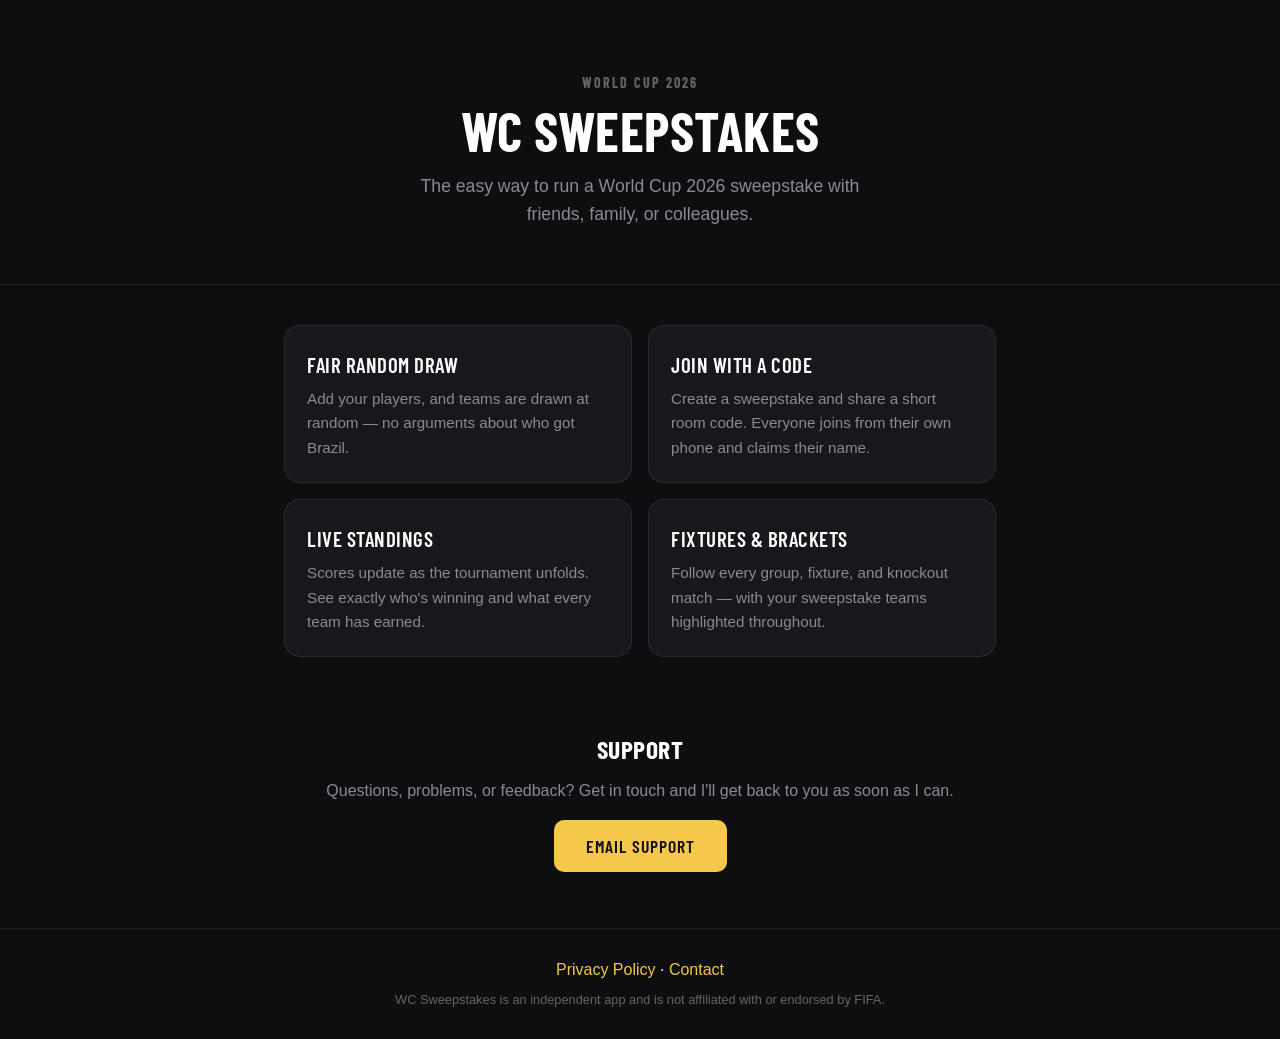
<file: index.html>
<!DOCTYPE html>
<html lang="en">
<head>
  <meta charset="UTF-8">
  <meta name="viewport" content="width=device-width, initial-scale=1.0">
  <title>WC Sweepstakes — World Cup 2026 Sweepstake App</title>
  <meta name="description" content="Run a World Cup 2026 sweepstake with friends, family, or colleagues. Random team draws, live standings, and automatic scoring.">
  <link rel="preconnect" href="https://fonts.googleapis.com">
  <link rel="preconnect" href="https://fonts.gstatic.com" crossorigin>
  <link href="https://fonts.googleapis.com/css2?family=Barlow+Condensed:wght@400;500;600;700&display=swap" rel="stylesheet">
  <link rel="stylesheet" href="style.css">
</head>
<body>
  <header class="hero">
    <div class="container">
      <p class="eyebrow">World Cup 2026</p>
      <h1>WC Sweepstakes</h1>
      <p class="tagline">The easy way to run a World Cup 2026 sweepstake with friends, family, or colleagues.</p>
    </div>
  </header>

  <main class="container">
    <section class="features">
      <div class="feature">
        <h3>Fair Random Draw</h3>
        <p>Add your players, and teams are drawn at random — no arguments about who got Brazil.</p>
      </div>
      <div class="feature">
        <h3>Join With a Code</h3>
        <p>Create a sweepstake and share a short room code. Everyone joins from their own phone and claims their name.</p>
      </div>
      <div class="feature">
        <h3>Live Standings</h3>
        <p>Scores update as the tournament unfolds. See exactly who's winning and what every team has earned.</p>
      </div>
      <div class="feature">
        <h3>Fixtures &amp; Brackets</h3>
        <p>Follow every group, fixture, and knockout match — with your sweepstake teams highlighted throughout.</p>
      </div>
    </section>

    <section class="support" id="support">
      <h2>Support</h2>
      <p>Questions, problems, or feedback? Get in touch and I'll get back to you as soon as I can.</p>
      <p><a class="button" href="mailto:alirobertson93@gmail.com?subject=WC%20Sweepstakes%20Support">Email Support</a></p>
    </section>
  </main>

  <footer>
    <div class="container">
      <p><a href="privacy.html">Privacy Policy</a> · <a href="mailto:alirobertson93@gmail.com">Contact</a></p>
      <p class="fine">WC Sweepstakes is an independent app and is not affiliated with or endorsed by FIFA.</p>
    </div>
  </footer>
</body>
</html>
</file>
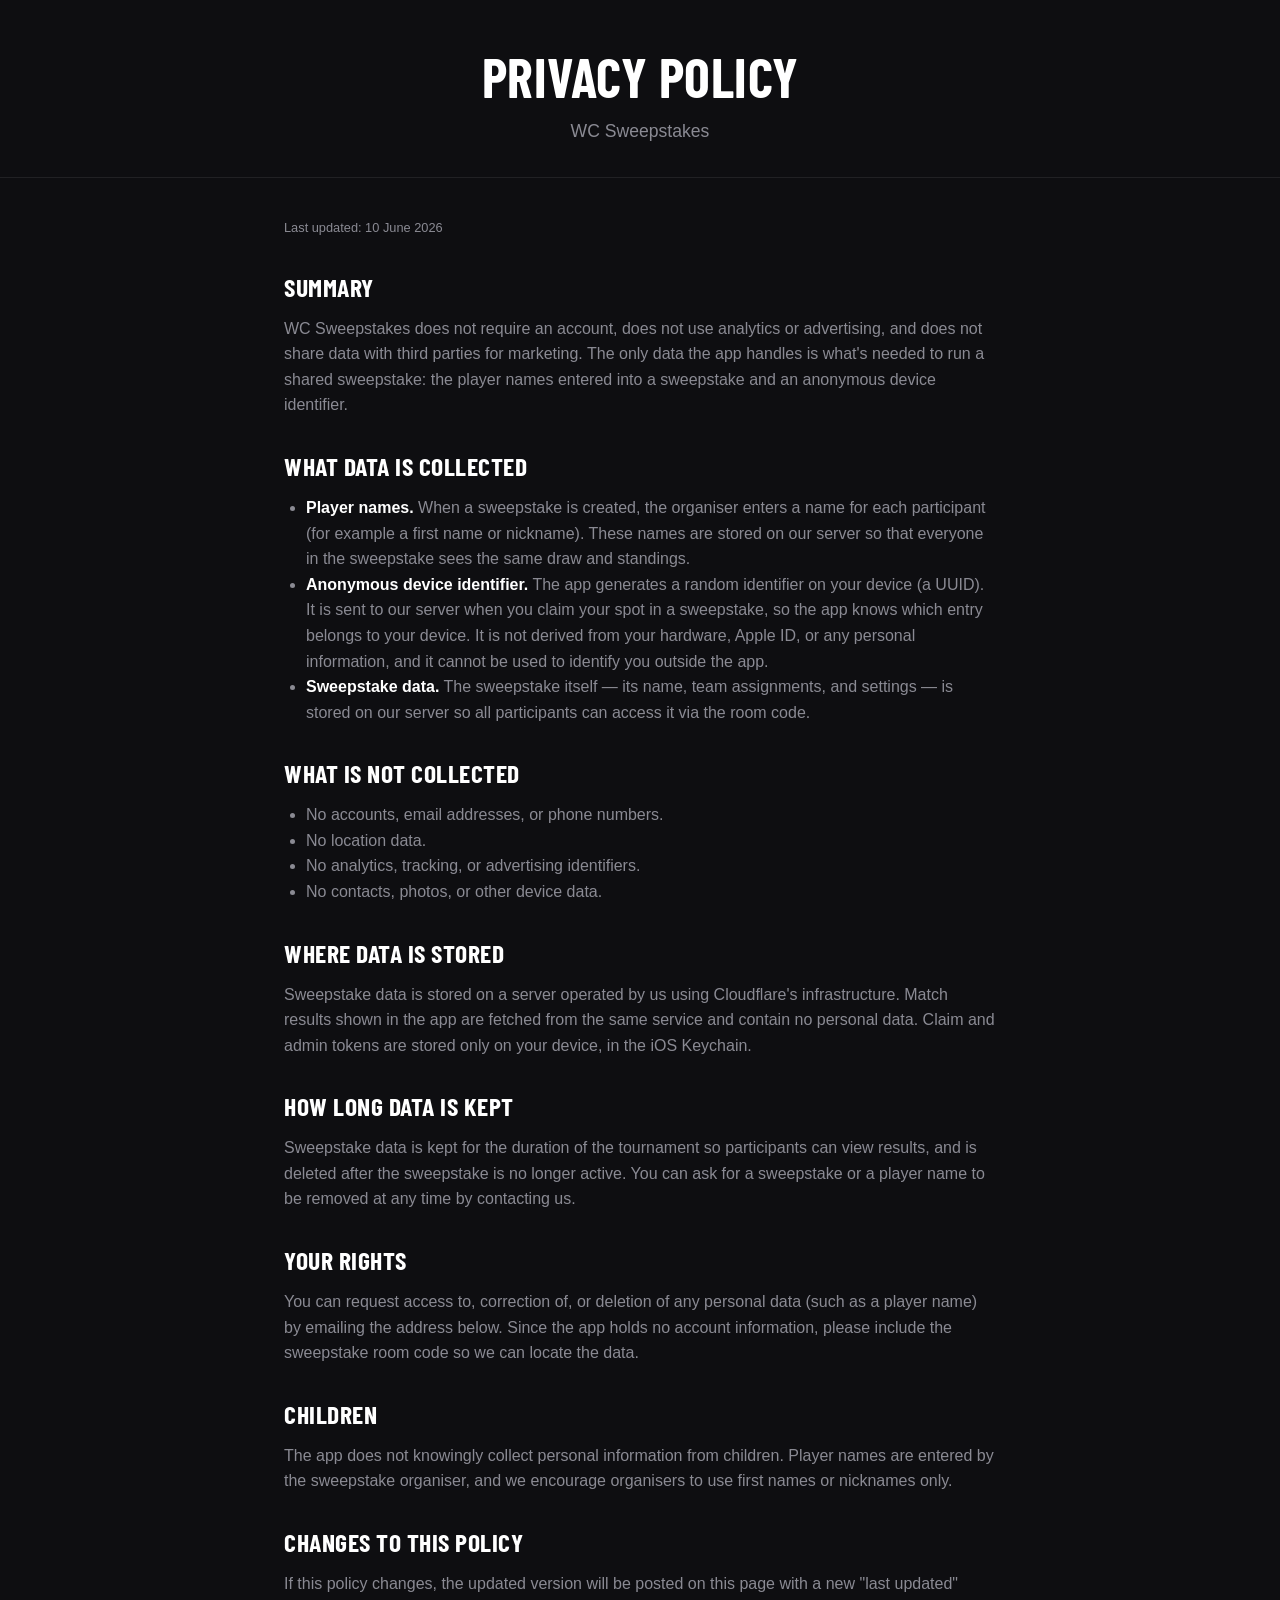
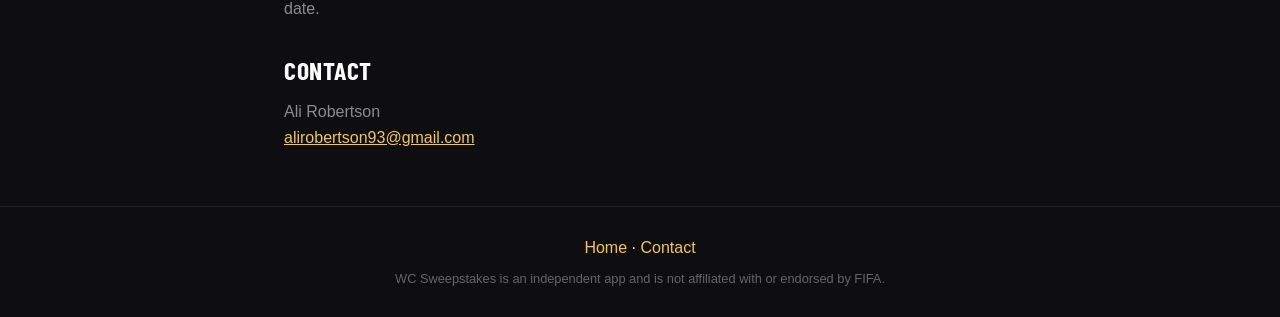
<file: privacy.html>
<!DOCTYPE html>
<html lang="en">
<head>
  <meta charset="UTF-8">
  <meta name="viewport" content="width=device-width, initial-scale=1.0">
  <title>Privacy Policy — WC Sweepstakes</title>
  <link rel="preconnect" href="https://fonts.googleapis.com">
  <link rel="preconnect" href="https://fonts.gstatic.com" crossorigin>
  <link href="https://fonts.googleapis.com/css2?family=Barlow+Condensed:wght@400;500;600;700&display=swap" rel="stylesheet">
  <link rel="stylesheet" href="style.css">
</head>
<body>
  <header class="hero small">
    <div class="container">
      <h1>Privacy Policy</h1>
      <p class="tagline">WC Sweepstakes</p>
    </div>
  </header>

  <main class="container prose">
    <p class="fine">Last updated: 10 June 2026</p>

    <h2>Summary</h2>
    <p>WC Sweepstakes does not require an account, does not use analytics or advertising, and does not share data with third parties for marketing. The only data the app handles is what's needed to run a shared sweepstake: the player names entered into a sweepstake and an anonymous device identifier.</p>

    <h2>What data is collected</h2>
    <ul>
      <li><strong>Player names.</strong> When a sweepstake is created, the organiser enters a name for each participant (for example a first name or nickname). These names are stored on our server so that everyone in the sweepstake sees the same draw and standings.</li>
      <li><strong>Anonymous device identifier.</strong> The app generates a random identifier on your device (a UUID). It is sent to our server when you claim your spot in a sweepstake, so the app knows which entry belongs to your device. It is not derived from your hardware, Apple ID, or any personal information, and it cannot be used to identify you outside the app.</li>
      <li><strong>Sweepstake data.</strong> The sweepstake itself — its name, team assignments, and settings — is stored on our server so all participants can access it via the room code.</li>
    </ul>

    <h2>What is not collected</h2>
    <ul>
      <li>No accounts, email addresses, or phone numbers.</li>
      <li>No location data.</li>
      <li>No analytics, tracking, or advertising identifiers.</li>
      <li>No contacts, photos, or other device data.</li>
    </ul>

    <h2>Where data is stored</h2>
    <p>Sweepstake data is stored on a server operated by us using Cloudflare's infrastructure. Match results shown in the app are fetched from the same service and contain no personal data. Claim and admin tokens are stored only on your device, in the iOS Keychain.</p>

    <h2>How long data is kept</h2>
    <p>Sweepstake data is kept for the duration of the tournament so participants can view results, and is deleted after the sweepstake is no longer active. You can ask for a sweepstake or a player name to be removed at any time by contacting us.</p>

    <h2>Your rights</h2>
    <p>You can request access to, correction of, or deletion of any personal data (such as a player name) by emailing the address below. Since the app holds no account information, please include the sweepstake room code so we can locate the data.</p>

    <h2>Children</h2>
    <p>The app does not knowingly collect personal information from children. Player names are entered by the sweepstake organiser, and we encourage organisers to use first names or nicknames only.</p>

    <h2>Changes to this policy</h2>
    <p>If this policy changes, the updated version will be posted on this page with a new "last updated" date.</p>

    <h2>Contact</h2>
    <p>Ali Robertson<br>
    <a href="mailto:alirobertson93@gmail.com">alirobertson93@gmail.com</a></p>
  </main>

  <footer>
    <div class="container">
      <p><a href="index.html">Home</a> · <a href="mailto:alirobertson93@gmail.com">Contact</a></p>
      <p class="fine">WC Sweepstakes is an independent app and is not affiliated with or endorsed by FIFA.</p>
    </div>
  </footer>
</body>
</html>
</file>
<file: style.css>
:root {
  --base: #0e0e11;
  --surface: #17171c;
  --surface-hi: #202028;
  --hairline: rgba(255, 255, 255, 0.08);
  --text1: #ffffff;
  --text2: #8a8a93;
  --text3: rgba(255, 255, 255, 0.36);
  --accent: #f5c84b;
  --positive: #34e27a;
  --radius: 16px;
  --radius-small: 10px;
  --display: "Barlow Condensed", -apple-system, BlinkMacSystemFont, "Segoe UI", sans-serif;
  --body: -apple-system, BlinkMacSystemFont, "Segoe UI", Roboto, Helvetica, Arial, sans-serif;
}

* { margin: 0; padding: 0; box-sizing: border-box; }

body {
  font-family: var(--body);
  background: var(--base);
  color: var(--text1);
  line-height: 1.6;
}

.container {
  max-width: 760px;
  margin: 0 auto;
  padding: 0 24px;
}

.hero {
  text-align: center;
  padding: 72px 0 56px;
  border-bottom: 1px solid var(--hairline);
}

.hero.small { padding: 48px 0 32px; }

.eyebrow {
  font-family: var(--display);
  font-weight: 700;
  font-size: 14px;
  letter-spacing: 2px;
  text-transform: uppercase;
  color: var(--text3);
  margin-bottom: 8px;
}

h1 {
  font-family: var(--display);
  font-weight: 700;
  font-size: 3.4rem;
  line-height: 1.05;
  letter-spacing: 0.5px;
  text-transform: uppercase;
}

.tagline {
  color: var(--text2);
  font-size: 1.1rem;
  margin-top: 12px;
  max-width: 480px;
  margin-left: auto;
  margin-right: auto;
}

.features {
  display: grid;
  grid-template-columns: repeat(auto-fit, minmax(280px, 1fr));
  gap: 16px;
  padding: 40px 0;
}

.feature {
  background: var(--surface);
  border: 1px solid var(--hairline);
  border-radius: var(--radius);
  padding: 22px;
}

.feature h3 {
  font-family: var(--display);
  font-weight: 600;
  font-size: 1.3rem;
  letter-spacing: 0.5px;
  text-transform: uppercase;
  margin-bottom: 6px;
}

.feature p { color: var(--text2); font-size: 0.95rem; }

.support {
  text-align: center;
  padding: 32px 0 56px;
}

.support h2,
.prose h2 {
  font-family: var(--display);
  font-weight: 700;
  font-size: 1.6rem;
  letter-spacing: 0.5px;
  text-transform: uppercase;
}

.support h2 { margin-bottom: 8px; }
.support p { color: var(--text2); }

.button {
  display: inline-block;
  margin-top: 16px;
  background: var(--accent);
  color: #101013;
  font-family: var(--display);
  font-weight: 600;
  font-size: 1.1rem;
  letter-spacing: 1px;
  text-transform: uppercase;
  text-decoration: none;
  padding: 12px 32px;
  border-radius: var(--radius-small);
}

.button:hover { filter: brightness(1.08); }

.prose { padding: 32px 24px 56px; }
.prose h2 { margin: 28px 0 8px; }
.prose p, .prose li { color: var(--text2); }
.prose ul { padding-left: 22px; margin: 8px 0; }
.prose strong { color: var(--text1); }
.prose a { color: var(--accent); }

footer {
  border-top: 1px solid var(--hairline);
  padding: 28px 0;
  text-align: center;
}

footer a { color: var(--accent); text-decoration: none; }

.fine {
  color: var(--text3);
  font-size: 0.8rem;
  margin-top: 8px;
}
</file>
